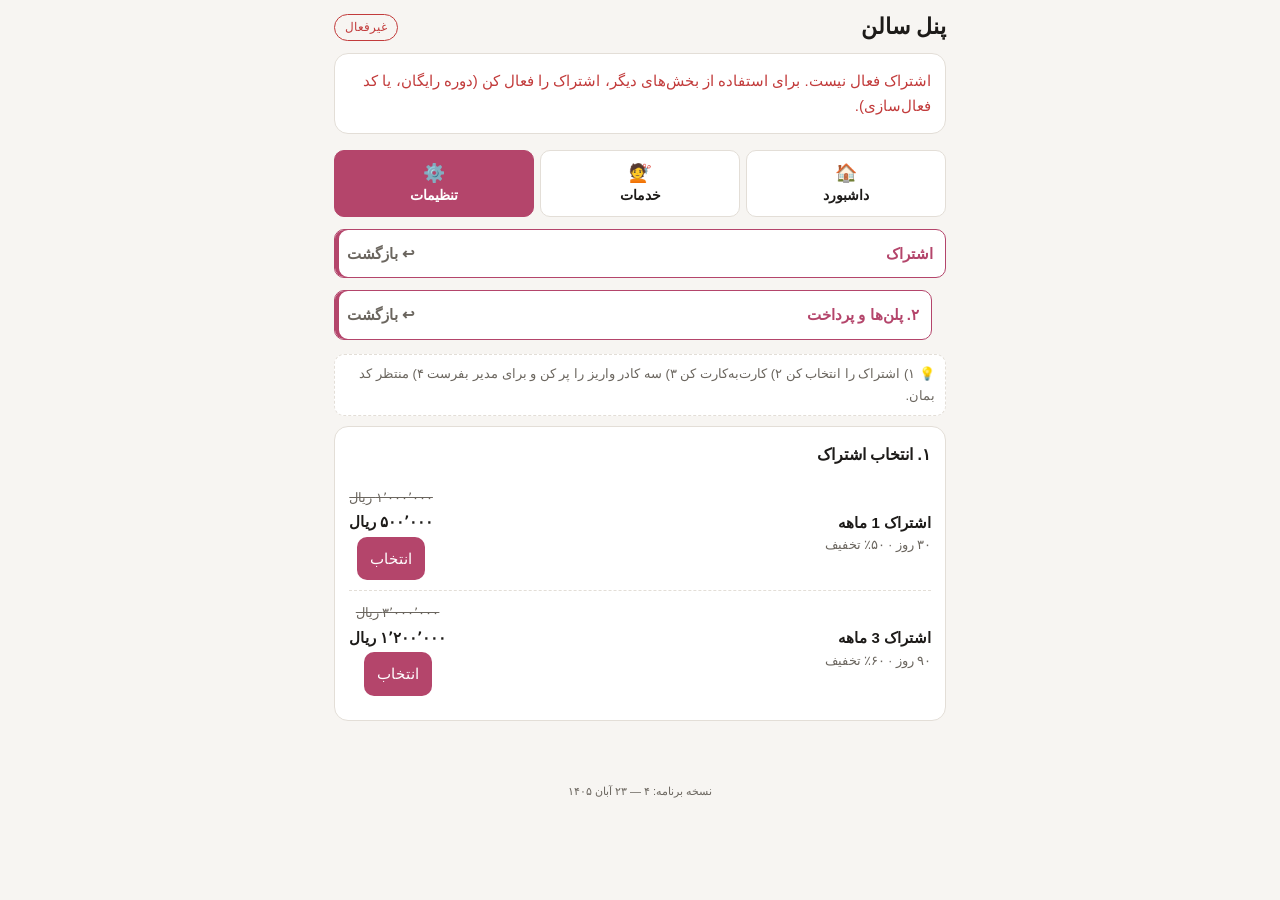
<file: index.html>
<!DOCTYPE html>
<html lang="fa" dir="rtl">
<head>
<meta charset="utf-8">
<meta name="viewport" content="width=device-width, initial-scale=1, viewport-fit=cover">
<link rel="manifest" href="manifest.json">
<meta name="theme-color" content="#b4456b">
<link rel="apple-touch-icon" href="icon-192.png">
<meta name="apple-mobile-web-app-capable" content="yes">
<title>نوبت‌دهی سالن</title>
<link rel="stylesheet" href="app/app.css">
</head>
<body>
<div class="w" id="app"></div>
<p class="mu" style="text-align:center;font-size:11px">نسخه برنامه: ۴ — ۲۳ آبان ۱۴۰۵</p>
<script src="app/qr-lib.js"></script>
<script src="app/jcal.js"></script>
<script src="app/util.js"></script>
<script src="app/config.js"></script>
<script src="app/salon.js"></script>
</body>
</html>
</file>
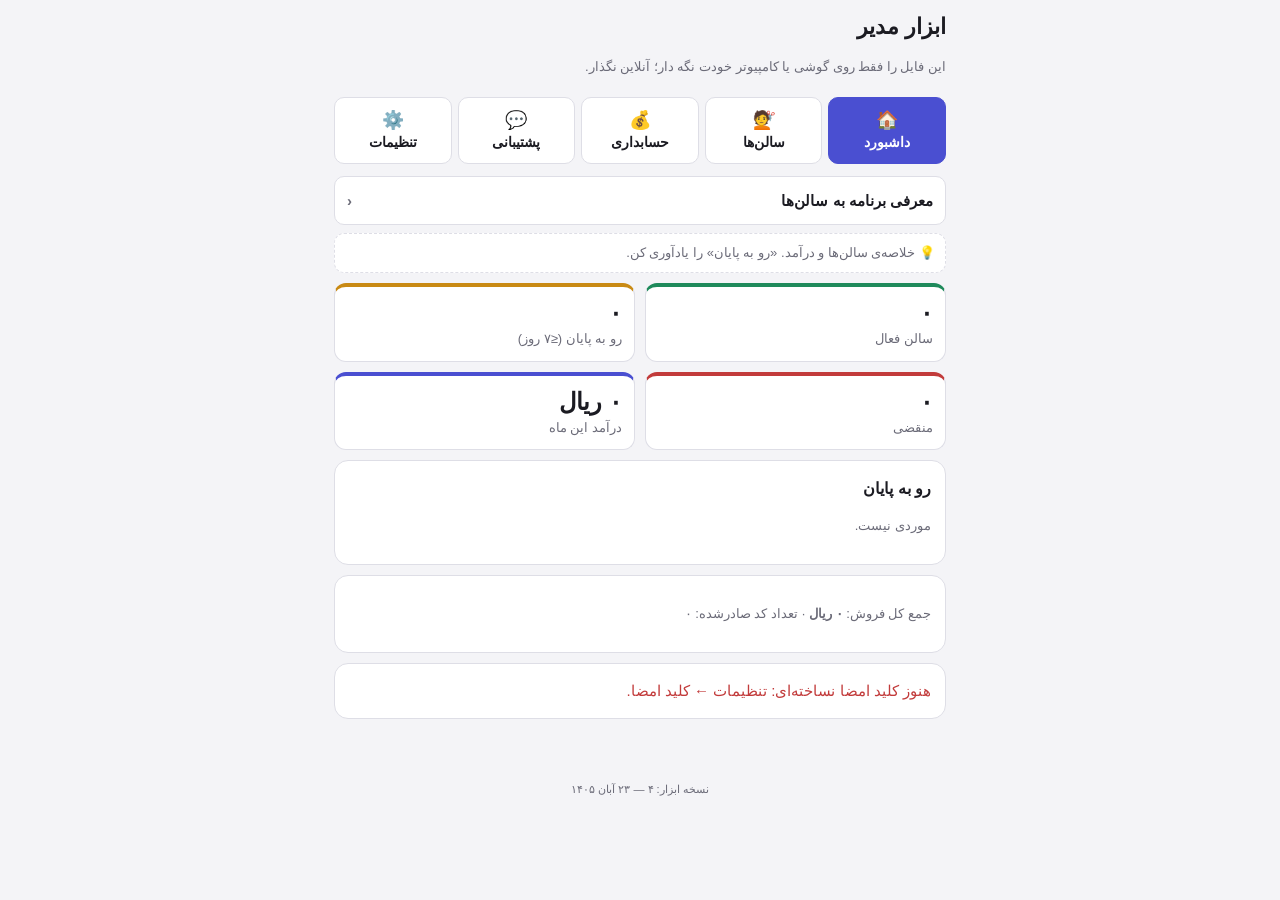
<file: admin-tool.html>
<!DOCTYPE html>
<html lang="fa" dir="rtl">
<head>
<meta charset="utf-8">
<meta name="viewport" content="width=device-width, initial-scale=1, viewport-fit=cover">
<meta name="theme-color" content="#4a4fd1">
<title>ابزار مدیر: اشتراک و کد فعال‌سازی</title>
<link rel="stylesheet" href="app/app.css">
</head>
<body class="adm">
<div class="w" id="app"></div>
<p class="mu" style="text-align:center;font-size:11px">نسخه ابزار: ۴ — ۲۳ آبان ۱۴۰۵</p>
<script src="app/qr-lib.js"></script>
<script src="app/jcal.js"></script>
<script src="app/util.js"></script>
<script src="app/admin.js"></script>
</body>
</html>
</file>
<file: app/app.css>
:root{box-sizing:border-box;--bg:#f7f5f2;--card:#fff;--tx:#1d1b19;--mu:#6b665f;--ac:#b4456b;--acx:#fff;--bd:#e3ded7;--ok:#1f8a5b;--er:#c23b3b;--wn:#c98a14;--in:#2f6fb5}
body.adm{--bg:#f4f4f7;--tx:#1b1b22;--mu:#6b6b78;--ac:#4a4fd1;--bd:#dedee6}
@media (prefers-color-scheme:dark){:root:not([data-theme="light"]){color-scheme:dark;--bg:#161413;--card:#201d1c;--tx:#f1ede8;--mu:#a29b93;--acx:#1a1214;--bd:#3a3532;--ok:#4cc38a;--er:#ff7b7b;--wn:#e8b04a;--in:#6fa8e8}
 body.adm:not([data-theme="light"]){--bg:#14141a;--card:#1e1e26;--tx:#eeeef3;--mu:#9d9dac;--bd:#36363f}}
*{box-sizing:border-box}
html{scroll-padding-top:env(safe-area-inset-top,0px)}
body{margin:0;background:var(--bg);color:var(--tx);font-family:Vazirmatn,Tahoma,"Segoe UI",sans-serif;line-height:1.7;font-size:15px;padding:env(safe-area-inset-top,0px) 0 env(safe-area-inset-bottom,0px)}
.w{max-width:640px;margin:0 auto;padding:12px 14px 40px}
h1{font-size:22px;font-weight:800;margin:6px 0;line-height:1.4}
h2{font-size:16px;font-weight:800;margin:0 0 8px}
.mu{color:var(--mu);font-size:13px}.ok{color:var(--ok)}.er{color:var(--er)}.wn{color:var(--wn)}
.c{background:var(--card);border:1px solid var(--bd);border-radius:14px;padding:14px;margin:10px 0}
input,select,textarea{width:100%;padding:10px;border:1px solid var(--bd);border-radius:10px;background:var(--bg);color:var(--tx);font:inherit;margin:4px 0}
input[type=checkbox]{width:auto;margin:0 4px}
textarea{resize:vertical}
.r{display:flex;gap:8px}.r>*{flex:1;min-width:0}
button{font:inherit;border:0;border-radius:10px;padding:9px 13px;background:var(--ac);color:var(--acx);cursor:pointer;margin:2px 0}
button.g{background:transparent;color:var(--tx);border:1px solid var(--bd)}
button.d{background:transparent;color:var(--er);border:1px solid var(--er)}
button.ok2{background:var(--ok);color:#fff}
button.on{background:var(--ac);color:var(--acx)}
button:disabled{opacity:.4}
.ch{display:flex;flex-wrap:wrap;gap:6px;margin:6px 0}
.ch button{background:var(--bg);color:var(--tx);border:1px solid var(--bd)}
.ch button.on{background:var(--ac);color:var(--acx);border-color:var(--ac)}
.row{display:flex;justify-content:space-between;align-items:center;gap:8px;padding:8px 0;border-bottom:1px dashed var(--bd)}
.row:last-child{border-bottom:0}
.row small{display:block;color:var(--mu)}
.ltr{direction:ltr;text-align:left;word-break:break-all;font-size:12px}
input.ltr,textarea.ltr{font-size:14px}
.hd{display:flex;align-items:center;gap:10px}.hd h1{flex:1;margin:0}
.badge{font-size:12px;padding:2px 10px;border-radius:99px;border:1px solid currentColor;white-space:nowrap}
/* منوی آبشاری */
.tabs{display:flex;gap:6px;margin:10px 0 6px;position:sticky;top:0;z-index:5;background:var(--bg);padding:6px 0}
.tab{flex:1;background:var(--card);color:var(--tx);border:1px solid var(--bd);font-weight:700;padding:10px 4px;margin:0;display:flex;flex-direction:column;align-items:center;gap:0;line-height:1.4;font-size:14px}
.tab span{font-size:18px}
.tab.on{background:var(--ac);color:var(--acx);border-color:var(--ac)}
.menu{display:flex;flex-direction:column;gap:6px;margin:6px 0}
.menu.lv1{margin-inline-start:14px}.menu.lv2{margin-inline-start:28px}
.mi{display:flex;align-items:center;gap:8px;text-align:start;background:var(--card);color:var(--tx);border:1px solid var(--bd);padding:11px 12px;margin:0;font-weight:600}
.mi .t{flex:1}.mi .ar{color:var(--mu)}
.mi.on{background:var(--card);border-color:var(--ac);box-shadow:inset 4px 0 0 var(--ac);color:var(--ac)}
.bd{background:var(--er);color:#fff;border-radius:99px;font-size:12px;padding:0 8px;min-width:22px;text-align:center}
.cur{font-size:19px;font-weight:800;margin:14px 0 4px}
/* باکس‌های آمار با نوار رنگی بالا */
.stats{display:grid;grid-template-columns:repeat(2,1fr);gap:10px;margin:10px 0}
.stat{background:var(--card);border:1px solid var(--bd);border-top:4px solid var(--sc,var(--ac));border-radius:12px;padding:10px 12px}
.stat .sv{font-size:24px;font-weight:800;line-height:1.3}.stat .sl{color:var(--mu);font-size:13px}.stat .ss{font-size:12px;color:var(--mu)}
/* تقویم */
.cal{display:grid;grid-template-columns:repeat(7,1fr);gap:4px;text-align:center}
.cal .h{font-size:12px;color:var(--mu)}
.cal button{background:var(--bg);color:var(--tx);border:1px solid var(--bd);padding:8px 0;margin:0;position:relative}
.cal button.today{border-color:var(--ac);font-weight:800}
.cal button.sel{background:var(--ac);color:var(--acx)}
.cal button.off{opacity:.45}
/* رنگ و تعداد نوبت‌ها روی روز تقویم */
.cal button{min-height:48px}
.cal .cn{display:flex;justify-content:center;gap:2px;margin-top:2px;flex-wrap:wrap}
.cal .cn b{font-size:10px;line-height:15px;min-width:15px;border-radius:99px;color:#fff;padding:0 3px;font-weight:700}
.a1{background:var(--wn)}.a2{background:var(--in)}.a3{background:var(--ok)}.a4{background:var(--mu)}
.lgd{display:flex;gap:10px;flex-wrap:wrap;font-size:12px;color:var(--mu);margin-top:6px}
.lgd b{display:inline-block;width:10px;height:10px;border-radius:99px;margin-inline-end:4px;vertical-align:middle}
.dp{width:100%;text-align:start;background:var(--bg);color:var(--tx);border:1px solid var(--bd);margin:4px 0;font-weight:500}
.dpm{position:fixed;inset:0;background:rgba(0,0,0,.45);z-index:50;display:flex;align-items:center;justify-content:center;padding:14px}
.dpm .c{width:100%;max-width:360px;margin:0}
.lgi{max-height:60px;max-width:150px;border-radius:10px;object-fit:contain}
.hdl{display:flex;align-items:center;gap:10px}
.stars{display:flex;gap:6px;margin:6px 0}.stars button{background:var(--bg);color:var(--mu);border:1px solid var(--bd);font-size:20px;padding:4px 10px}.stars button.on{color:#e0a100;border-color:#e0a100}
button.sms{background:var(--ac);color:var(--acx);font-weight:800;flex:1 1 100%;padding:12px}
button.in{background:var(--in);color:#fff}
.st-new{color:var(--wn)}.st-ok{color:var(--in)}.st-done{color:var(--ok)}.st-rej{color:var(--er)}
#qr,#qrl{display:flex;justify-content:center;padding:8px;background:#fff;border-radius:10px;width:max-content;margin:8px auto}
#qr svg,#qrl svg{width:180px;height:180px}
/* راهنمای کوتاه کنار منو */
.tip{background:var(--card);border:1px dashed var(--bd);border-radius:10px;padding:8px 10px;margin:8px 0;font-size:13px;color:var(--mu)}
hr{border:0;border-top:1px solid var(--bd);margin:12px 0}
.pre{white-space:pre-wrap;background:var(--bg);border:1px dashed var(--bd);border-radius:10px;padding:8px;font-size:13px}
@media print{.tabs,.menu,button{display:none}}
</file>
